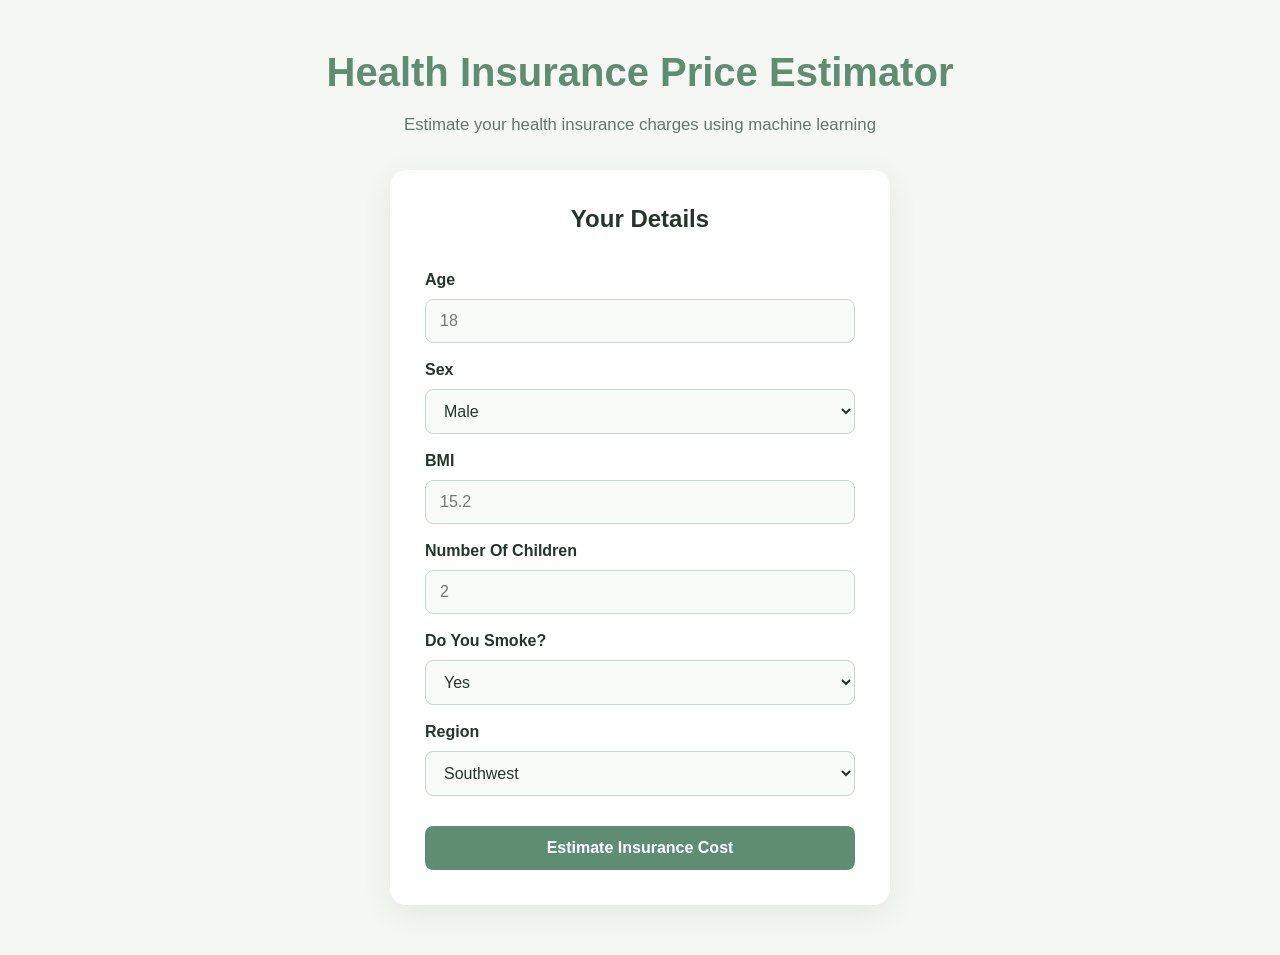
<file: index.html>
<!DOCTYPE html>
<html lang="en">

<head>
    <meta charset="UTF-8">
    <meta name="viewport" content="width=device-width, initial-scale=1.0">
    <title> Health Insurance Price Estimator</title>
    <link rel="stylesheet" href="style.css">

</head>

<body>
    <header> <h1>Health Insurance Price Estimator</h1></header>
    <p>Estimate your health insurance charges using machine learning</p>
    
    <main>
        <section class="form-card">
            <h2>Your Details</h2>
 
            <form id="insurance-form">
                <label for="age">Age</label>
                <input
                type="number"
                id="age"
                name="age"
                placeholder="18"
                required
                >
                
                <label for="sex">Sex</label>
                <select id="sex" name="sex" required>
                    <option value="male">Male</option>
                    <option value="female">Female</option>
                </select>
 
                <label for="bmi">BMI</label>
                <input
                type="number"
                id="bmi"
                name="bmi"
                step="0.1"
                placeholder="15.2"
                required
                >
                 
                
                <label for="children">Number Of Children</label>
                <input type="number" id="children" name="children" min="0" placeholder="2" required> 
                 

                 <label for="smoker">Do You Smoke?</label>
                 <select id="smoker" name="smoker" required>
                    <option value="yes"> Yes</option>
                    <option value="no">No</option>
                 </select>
                  

                  <label for="region"> Region </label>
                  <select id="region" name="region" required>
                    <option value="southwest">Southwest</option>
                    <option value="southeast">Southeast</option>
                    <option value="northwest">Northwest</option>
                    <option value="northeast">Northeast</option>
                  </select>

                  <button type="submit">Estimate Insurance Cost</button>
                
            </form>
        </section>
        <section id="result-card">

    <h2>Estimated Insurance Cost</h2>
    <p id="prediction">$0.00</p>
    <p id="error-message"></p>
</section>
    </main>
    <script src="script.js"></script>
</body>

</html>
</file>
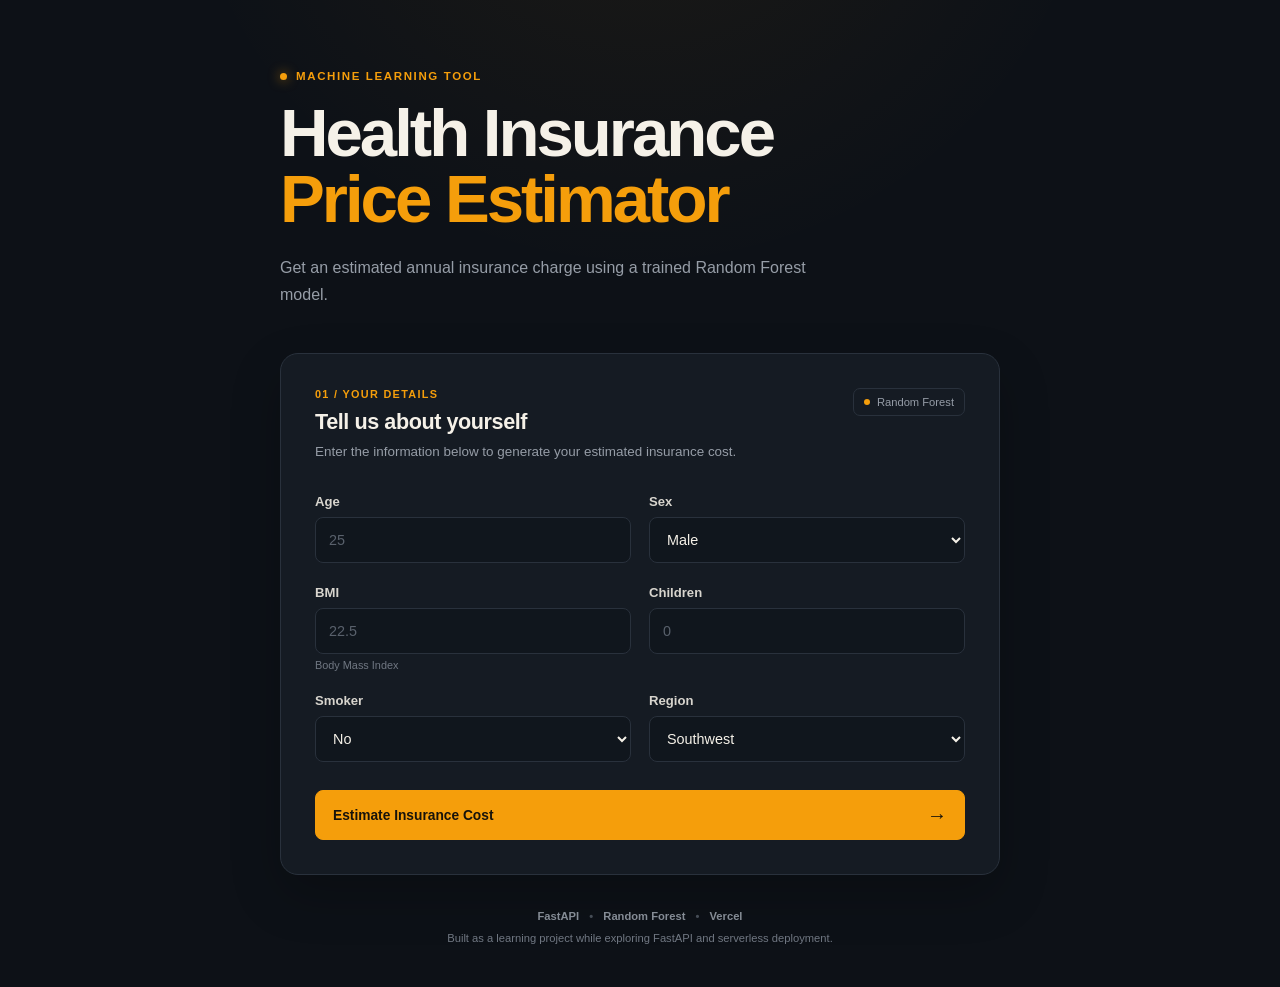
<file: public/index.html>
<!DOCTYPE html>
<html lang="en">

<head>
    <meta charset="UTF-8">
    <meta name="viewport" content="width=device-width, initial-scale=1.0">

    <title>Health Insurance Price Estimator</title>

    <link rel="stylesheet" href="style.css">
</head>

<body>

    <div class="page">

        <header class="hero">

            <div class="eyebrow">
                <span class="dot"></span>
                MACHINE LEARNING TOOL
            </div>

            <h1>
                Health Insurance
                <span>Price Estimator</span>
            </h1>

            <p>
                Get an estimated annual insurance charge using a
                trained Random Forest model.
            </p>

        </header>


        <main>

            <section class="estimator-card">

                <div class="card-top">

                    <div>
                        <p class="section-label">01 / YOUR DETAILS</p>

                        <h2>Tell us about yourself</h2>

                        <p class="section-description">
                            Enter the information below to generate
                            your estimated insurance cost.
                        </p>
                    </div>

                    <div class="model-badge">
                        <span></span>
                        Random Forest
                    </div>

                </div>


                <form id="insurance-form">

                    <div class="form-group">
                        <label for="age">Age</label>

                        <input
                            type="number"
                            id="age"
                            name="age"
                            placeholder="25"
                            required
                        >
                    </div>


                    <div class="form-group">
                        <label for="sex">Sex</label>

                        <select id="sex" name="sex" required>
                            <option value="male">Male</option>
                            <option value="female">Female</option>
                        </select>
                    </div>


                    <div class="form-group">
                        <label for="bmi">BMI</label>

                        <input
                            type="number"
                            id="bmi"
                            name="bmi"
                            step="0.1"
                            placeholder="22.5"
                            required
                        >

                        <span class="hint">
                            Body Mass Index
                        </span>
                    </div>


                    <div class="form-group">
                        <label for="children">Children</label>

                        <input
                            type="number"
                            id="children"
                            name="children"
                            min="0"
                            placeholder="0"
                            required
                        >
                    </div>


                    <div class="form-group">
                        <label for="smoker">Smoker</label>

                        <select id="smoker" name="smoker" required>
                            <option value="no">No</option>
                            <option value="yes">Yes</option>
                        </select>
                    </div>


                    <div class="form-group">
                        <label for="region">Region</label>

                        <select id="region" name="region" required>
                            <option value="southwest">Southwest</option>
                            <option value="southeast">Southeast</option>
                            <option value="northwest">Northwest</option>
                            <option value="northeast">Northeast</option>
                        </select>
                    </div>


                    <button type="submit">

                        <span>Estimate Insurance Cost</span>

                        <strong>→</strong>

                    </button>

                </form>

            </section>


            <section id="result-card">

                <div class="result-top">
                    <p class="section-label">02 / PREDICTION</p>

                    <span class="result-status">
                        ESTIMATE READY
                    </span>
                </div>


                <p class="result-label">
                    ESTIMATED ANNUAL COST
                </p>


                <h2 id="prediction">
                    $0.00
                </h2>


                <div class="result-line"></div>


                <p class="result-description">
                    Prediction generated by the trained
                    Random Forest Regressor model.
                </p>


                <p id="error-message"></p>

            </section>

        </main>


        <footer>

            <div>
                FastAPI
                <span>•</span>
                Random Forest
                <span>•</span>
                Vercel
            </div>

            <p>
                Built as a learning project while exploring
                FastAPI and serverless deployment.
            </p>

        </footer>

    </div>


    <script src="script.js"></script>

</body>

</html>
</file>
<file: style.css>
* {
    box-sizing: border-box;
}

body {
    margin: 0;
    font-family: Arial, sans-serif;
    background: #F4F7F2;
    color: #26352B;
}
header {
    text-align: center;
    padding: 50px 20px 20px;
}

header h1 {
    margin: 0;
    font-size: 2.5rem;
    color: #5F8D72;
}

body > p {
    text-align: center;
    margin: 0 20px 35px;
    color: #66756B;
    font-size: 1.05rem;
}
.form-card {
    width: min(90%, 500px);
    margin: 0 auto 50px;
    padding: 35px;
    background: #FFFFFF;
    border-radius: 16px;
    box-shadow: 0 8px 30px rgba(38, 53, 43, 0.08);
}

.form-card h2 {
    margin-top: 0;
    margin-bottom: 30px;
    color: #26352B;
    text-align: center;
}
form {
    display: flex;
    flex-direction: column;
    gap: 10px;
}

form label {
    font-weight: 600;
    margin-top: 8px;
}

form input,
form select {
    width: 100%;
    padding: 12px 14px;
    border: 1px solid #C8D8CC;
    border-radius: 8px;
    background: #F9FBF8;
    color: #26352B;
    font-size: 1rem;
}
form button {
    margin-top: 20px;
    padding: 13px;
    border: none;
    border-radius: 8px;
    background: #5F8D72;
    color: white;
    font-size: 1rem;
    font-weight: 600;
    cursor: pointer;
}

form button:hover {
    background: #4F7A61;
}
form input:focus,
form select:focus {
    outline: none;
    border-color: #5F8D72;
    box-shadow: 0 0 0 3px #DDEBE1;
}
#result-card {
    width: min(90%, 500px);
    margin: 0 auto 50px;
    padding: 30px;
    background: #DDEBE1;
    border-radius: 16px;
    text-align: center;
    display: none;
}

#result-card h2 {
    margin: 0 0 10px;
    color: #26352B;
}

#prediction {
    margin: 0;
    font-size: 2.2rem;
    font-weight: 700;
    color: #5F8D72;
}
#error-message {
    margin-top: 15px;
    color: #B85C5C;
    font-weight: 600;
    display: none;
}
</file>
<file: public/style.css>
* {
    box-sizing: border-box;
}

:root {
    --background: #0d1117;
    --background-soft: #111720;

    --card: #151b23;
    --card-hover: #181f28;

    --border: #29313c;

    --text: #f5f1e8;
    --muted: #969da7;
    --muted-dark: #707782;

    --accent: #f59e0b;
    --accent-hover: #d97706;

    --accent-soft: #3a2a0a;

    --input: #10161d;

    --error: #f87171;
}


/* =========================
   GLOBAL
========================= */

html {
    scroll-behavior: smooth;
}

body {
    margin: 0;

    min-height: 100vh;

    background:
        radial-gradient(
            circle at 50% -20%,
            rgba(245, 158, 11, 0.07),
            transparent 35%
        ),
        var(--background);

    color: var(--text);

    font-family:
        Inter,
        -apple-system,
        BlinkMacSystemFont,
        "Segoe UI",
        Arial,
        sans-serif;
}

.page {
    width: min(92%, 720px);

    margin: 0 auto;

    padding: 70px 0 40px;
}


/* =========================
   HERO
========================= */

.hero {
    margin-bottom: 45px;
}

.eyebrow {
    display: flex;

    align-items: center;

    gap: 9px;

    margin-bottom: 18px;

    color: var(--accent);

    font-size: 0.72rem;

    font-weight: 800;

    letter-spacing: 0.14em;
}

.dot {
    width: 7px;
    height: 7px;

    border-radius: 50%;

    background: var(--accent);

    box-shadow:
        0 0 12px rgba(245, 158, 11, 0.7);
}

.hero h1 {
    max-width: 650px;

    margin: 0;

    font-size: clamp(2.5rem, 7vw, 4.2rem);

    line-height: 0.98;

    letter-spacing: -0.045em;

    font-weight: 750;
}

.hero h1 span {
    display: block;

    color: var(--accent);
}

.hero > p {
    max-width: 560px;

    margin: 22px 0 0;

    color: var(--muted);

    font-size: 1rem;

    line-height: 1.7;
}


/* =========================
   ESTIMATOR CARD
========================= */

.estimator-card {
    padding: 34px;

    background: var(--card);

    border: 1px solid var(--border);

    border-radius: 18px;

    box-shadow:
        0 20px 50px rgba(0, 0, 0, 0.22);
}

.card-top {
    display: flex;

    justify-content: space-between;

    align-items: flex-start;

    gap: 20px;

    margin-bottom: 32px;
}

.section-label {
    margin: 0 0 9px;

    color: var(--accent);

    font-size: 0.68rem;

    font-weight: 800;

    letter-spacing: 0.12em;
}

.card-top h2 {
    margin: 0;

    font-size: 1.35rem;

    letter-spacing: -0.02em;
}

.section-description {
    max-width: 430px;

    margin: 7px 0 0;

    color: var(--muted);

    font-size: 0.84rem;

    line-height: 1.5;
}

.model-badge {
    display: flex;

    align-items: center;

    gap: 7px;

    padding: 7px 10px;

    border: 1px solid var(--border);

    border-radius: 7px;

    color: var(--muted);

    font-size: 0.7rem;

    white-space: nowrap;
}

.model-badge span {
    width: 6px;
    height: 6px;

    border-radius: 50%;

    background: var(--accent);
}


/* =========================
   FORM
========================= */

form {
    display: grid;

    grid-template-columns: 1fr 1fr;

    gap: 22px 18px;
}

.form-group {
    display: flex;

    flex-direction: column;
}

.form-group label {
    margin-bottom: 8px;

    color: #d8d5ce;

    font-size: 0.82rem;

    font-weight: 650;
}

.form-group input,
.form-group select {
    width: 100%;

    height: 46px;

    padding: 0 13px;

    border: 1px solid var(--border);

    border-radius: 8px;

    background: var(--input);

    color: var(--text);

    font-size: 0.9rem;

    transition:
        border-color 0.2s ease,
        box-shadow 0.2s ease,
        background 0.2s ease;
}

.form-group input::placeholder {
    color: #59616c;
}

.form-group input:hover,
.form-group select:hover {
    border-color: #3a4450;
}

.form-group input:focus,
.form-group select:focus {
    outline: none;

    border-color: var(--accent);

    background: #121920;

    box-shadow:
        0 0 0 3px rgba(245, 158, 11, 0.1);
}

.hint {
    margin-top: 5px;

    color: var(--muted-dark);

    font-size: 0.68rem;
}


/* =========================
   BUTTON
========================= */

form button {
    grid-column: 1 / -1;

    display: flex;

    align-items: center;

    justify-content: space-between;

    width: 100%;

    height: 50px;

    margin-top: 6px;

    padding: 0 17px;

    border: 1px solid var(--accent);

    border-radius: 8px;

    background: var(--accent);

    color: #17130b;

    font-size: 0.86rem;

    font-weight: 800;

    cursor: pointer;

    transition:
        background 0.2s ease,
        border-color 0.2s ease,
        transform 0.2s ease,
        box-shadow 0.2s ease;
}

form button strong {
    font-size: 1.25rem;

    font-weight: 500;

    transition:
        transform 0.2s ease;
}

form button:hover {
    background: var(--accent-hover);

    border-color: var(--accent-hover);

    transform: translateY(-1px);

    box-shadow:
        0 8px 25px rgba(245, 158, 11, 0.15);
}

form button:hover strong {
    transform: translateX(4px);
}

form button:active {
    transform: translateY(0);

    box-shadow: none;
}


/* =========================
   RESULT CARD
========================= */

#result-card {
    display: none;

    margin-top: 22px;

    padding: 30px 34px;

    background:
        linear-gradient(
            135deg,
            #181f27,
            #131920
        );

    border: 1px solid #4a3a1b;

    border-radius: 18px;

    animation: resultAppear 0.3s ease;
}

.result-top {
    display: flex;

    align-items: center;

    justify-content: space-between;

    margin-bottom: 35px;
}

.result-status {
    padding: 5px 8px;

    border: 1px solid #4a3a1b;

    border-radius: 5px;

    color: var(--accent);

    font-size: 0.62rem;

    font-weight: 800;

    letter-spacing: 0.08em;
}

.result-label {
    margin: 0 0 7px;

    color: var(--muted);

    font-size: 0.7rem;

    font-weight: 700;

    letter-spacing: 0.12em;
}

#prediction {
    margin: 0;

    color: var(--accent);

    font-size: clamp(2.6rem, 8vw, 4rem);

    line-height: 1;

    font-weight: 750;

    letter-spacing: -0.04em;

    text-shadow:
        0 0 30px rgba(245, 158, 11, 0.12);
}

.result-line {
    width: 100%;

    height: 1px;

    margin: 24px 0 16px;

    background: var(--border);
}

.result-description {
    margin: 0;

    color: var(--muted);

    font-size: 0.78rem;

    line-height: 1.5;
}

#error-message {
    margin: 12px 0 0;

    color: var(--error);

    font-size: 0.8rem;

    font-weight: 600;
}


/* =========================
   FOOTER
========================= */

footer {
    padding-top: 35px;

    text-align: center;

    color: var(--muted-dark);

    font-size: 0.7rem;
}

footer div {
    color: #858c95;

    font-weight: 600;
}

footer div span {
    margin: 0 7px;

    color: #454c55;
}

footer p {
    max-width: 480px;

    margin: 8px auto 0;

    line-height: 1.5;
}


/* =========================
   ANIMATION
========================= */

@keyframes resultAppear {

    from {
        opacity: 0;

        transform: translateY(8px);
    }

    to {
        opacity: 1;

        transform: translateY(0);
    }
}


/* =========================
   MOBILE
========================= */

@media (max-width: 600px) {

    .page {
        width: min(92%, 520px);

        padding: 45px 0 30px;
    }

    .hero {
        margin-bottom: 32px;
    }

    .hero h1 {
        font-size: 2.6rem;
    }

    .hero > p {
        font-size: 0.9rem;
    }

    .estimator-card {
        padding: 24px 20px;

        border-radius: 14px;
    }

    .card-top {
        flex-direction: column;

        margin-bottom: 25px;
    }

    .model-badge {
        align-self: flex-start;
    }

    form {
        grid-template-columns: 1fr;

        gap: 17px;
    }

    form button {
        grid-column: auto;

        margin-top: 5px;
    }

    #result-card {
        padding: 25px 20px;

        border-radius: 14px;
    }

    .result-top {
        margin-bottom: 28px;
    }

    footer {
        padding-top: 28px;
    }
}
</file>
